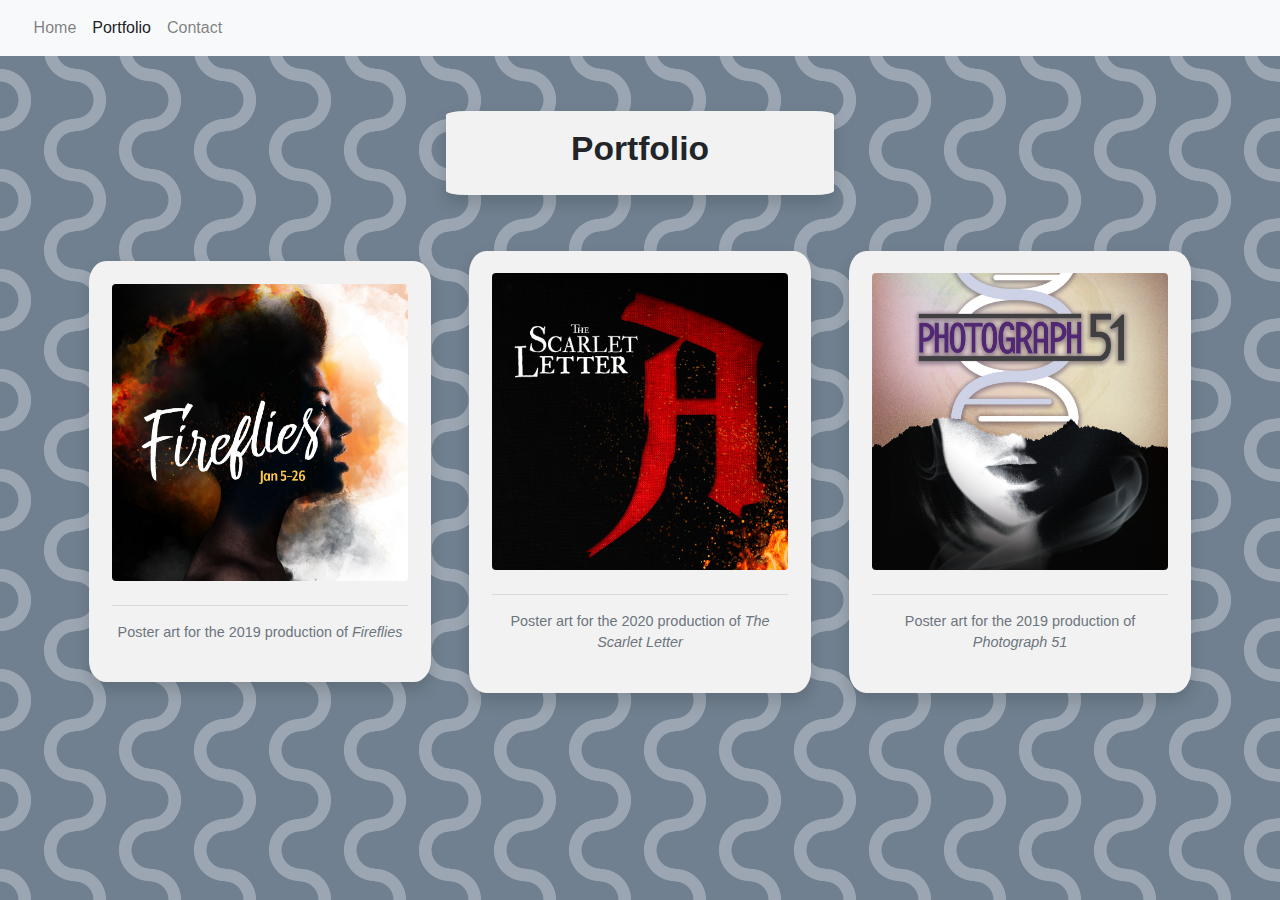
<file: portfolio.html>
<!doctype html>
<html lang="en">
  <head>
    <!-- Required meta tags -->
    <meta charset="utf-8">
    <meta name="viewport" content="width=device-width, initial-scale=1, shrink-to-fit=no">

    <!-- Bootstrap CSS -->
    <link rel="stylesheet" href="https://stackpath.bootstrapcdn.com/bootstrap/4.5.2/css/bootstrap.min.css" integrity="sha384-JcKb8q3iqJ61gNV9KGb8thSsNjpSL0n8PARn9HuZOnIxN0hoP+VmmDGMN5t9UJ0Z" crossorigin="anonymous">

    <!-- Custom CSS -->
    <link rel="stylesheet" href="style.css">
    <title>Robert Schmahl</title>
  </head>
  <body>
    
    <!-- Navbar -->
    <nav class="navbar navbar-expand-lg navbar-light bg-light">
        <button class="navbar-toggler" type="button" data-toggle="collapse" data-target="#navbarNavAltMarkup" aria-controls="navbarNavAltMarkup" aria-expanded="false" aria-label="Toggle navigation">
            <span class="navbar-toggler-icon"></span>
        </button>
        <div class="collapse navbar-collapse" id="navbarNavAltMarkup">
            <div class="navbar-nav">
            <a class="nav-link" href="index.html">Home <span class="sr-only">(current)</span></a>
            <!-- In the future I'd like this Portfolio link to be a dropdown menu to different pages/content items -->
            <a class="nav-link active" href="portfolio.html">Portfolio</a>
            <a class="nav-link" href="contact.html">Contact</a>
            </div>
        </div>
    </nav>

    <!-- portfolio section -->
    <main class="container">
        <header class="shadow row portfolio-header">
            <div class="col">
                <h1>Portfolio</h1>
            </div>
        </header>

        <div class="row row-cols-3">
        <!-- fireflies portfolio section -->
            <section class="col-auto shadow portfolio-section text-center">
                <figure class="figure">
                <img src="Assets/Images/fireflies.jpg" class="figure-img img-fluid rounded" alt="Poster art for the theatre production of 'Fireflies'">
                <hr>
                <figcaption class="figure-caption text-center">Poster art for the 2019 production of <em>Fireflies</em></figcaption>
                </figure>
            </section>
        
        <!-- scarlet letter portfolio section -->
        <section class="col-auto shadow portfolio-section text-center">
            <figure class="figure">
                <img src="Assets/Images/scarlet_letter.jpg" class="figure-img img-fluid rounded" alt="Poster art for the theatre production of 'The Scarlet Letter'">
                <hr>
                <figcaption class="figure-caption text-center">Poster art for the 2020 production of <em>The Scarlet Letter</em></figcaption>
            </figure>
            </section>

        <!-- scr season brochure portfolio section -->
        <section class="col-auto shadow portfolio-section text-center">
            <figure class="figure">
                <img src="Assets/Images/phhto51.jpg" class="figure-img img-fluid rounded" alt="Poster art for the theatre production of Photograph 51">
                <hr>
                <figcaption class="figure-caption text-center">Poster art for the 2019 production of <em>Photograph 51</em></figcaption>
            </figure>
            </section>
        
        </div>
        </div>
    </main>

    <!-- Optional JavaScript -->
    <!-- jQuery first, then Popper.js, then Bootstrap JS -->
    <script src="https://code.jquery.com/jquery-3.5.1.slim.min.js" integrity="sha384-DfXdz2htPH0lsSSs5nCTpuj/zy4C+OGpamoFVy38MVBnE+IbbVYUew+OrCXaRkfj" crossorigin="anonymous"></script>
    <script src="https://cdn.jsdelivr.net/npm/popper.js@1.16.1/dist/umd/popper.min.js" integrity="sha384-9/reFTGAW83EW2RDu2S0VKaIzap3H66lZH81PoYlFhbGU+6BZp6G7niu735Sk7lN" crossorigin="anonymous"></script>
    <script src="https://stackpath.bootstrapcdn.com/bootstrap/4.5.2/js/bootstrap.min.js" integrity="sha384-B4gt1jrGC7Jh4AgTPSdUtOBvfO8shuf57BaghqFfPlYxofvL8/KUEfYiJOMMV+rV" crossorigin="anonymous"></script>
  </body>
</html>
</file>
<file: style.css>
/* overall css styles */
    /* background repeating pattern */

    body {
        background:
        radial-gradient(circle at 100% 50%, transparent 20%, rgba(255,255,255,.3) 21%, rgba(255,255,255,.3) 34%, transparent 35%, transparent),
        radial-gradient(circle at 0% 50%, transparent 20%, rgba(255,255,255,.3) 21%, rgba(255,255,255,.3) 34%, transparent 35%, transparent) 0 -50px;
        background-color: slategray;
        background-size:75px 100px;
    }

    /* Custom nav bar properties */

    .navbar {
        position: fixed;
        top: 0px;
        width: 100%;
        padding-left: 2%;
        z-index: 99;
    }

    h1 {
        text-align: center;
        font-size: 180%;
        font-weight: bolder;
        padding: 5% 5% 0% 5%;
    }

    h2 {
        text-align: center;
        font-size: 130%;
        font-weight: normal;
        padding: 0% 5% 2% 5%;
    }

    h3 {
        text-align: center;
        font-weight: bold;
        font-size: 150%;
    }
/* about me page properties */
    /* about me profile container properties */

    .profile {
        height: 100%;
        width: 75%;
        margin: 10% auto 20% auto;
        background-color: #f2f2f2;
        border-radius: 5%;
    }

    /* contact info block properties */

    .contact-icons {
        margin-left: auto;
        margin-right: auto;
        padding: 5%;
        width: 50%;
        }

    .contact-icons p {
        display: none;
        background-color: #1a1919;
        color: #ffffff;
        text-align: center;
        padding: 2%;
        margin-top: 5%;
    }

    .contact-icons:hover p {
        display: block;
    }

/* portfolio page properties */
    /* portfolio header properties */

    .portfolio-header {
        height: 100%;
        width: 35%;
        margin: 10% auto 5% auto;
        background-color: #f2f2f2;
        border-radius: 5%;
    }

    .portfolio-header h1 {
        padding: 5%;
        font-size: 210%;
    }

    /* portfolio content section blocks */

    .portfolio-section {
        height: 100%;
        width: 30%;
        margin: auto;
        padding: 2%;
        background-color: #f2f2f2;
        border-radius: 5%;
    }

    /* contact page properties */

    .contact-container {
        height: 100%;
        width: 70%;
        margin: 10% auto auto auto;
        padding: 2%;
        background-color: #f2f2f2;
        border-radius: 5%;
    }

    .contact-container h1 {
        margin-bottom: 5%;
    }
</file>
